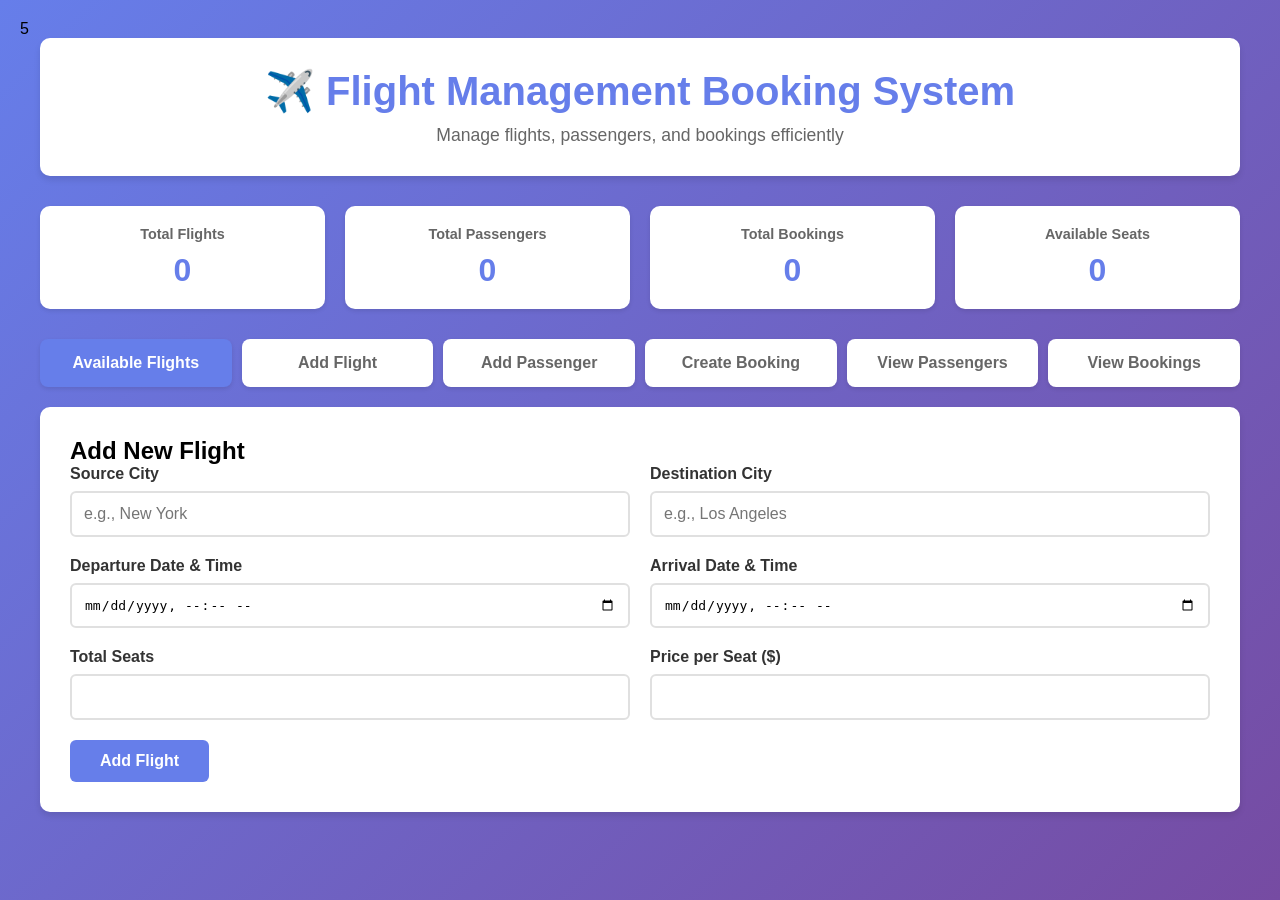
<file: FlightBookingSystem.html>
5<!DOCTYPE html>
<html lang="en">
<head>
    <meta charset="UTF-8">
    <meta name="viewport" content="width=device-width, initial-scale=1.0">
    <title>Flight Management Booking System</title>
    <style>
        * {
            margin: 0;
            padding: 0;
            box-sizing: border-box;
        }

        body {
            font-family: 'Segoe UI', Tahoma, Geneva, Verdana, sans-serif;
            background: linear-gradient(135deg, #667eea 0%, #764ba2 100%);
            min-height: 100vh;
            padding: 20px;
        }

        .container {
            max-width: 1200px;
            margin: 0 auto;
        }

        header {
            background: white;
            padding: 30px;
            border-radius: 10px;
            box-shadow: 0 4px 6px rgba(0,0,0,0.1);
            margin-bottom: 30px;
            text-align: center;
        }

        header h1 {
            color: #667eea;
            font-size: 2.5em;
            margin-bottom: 10px;
        }

        header p {
            color: #666;
            font-size: 1.1em;
        }

        .tabs {
            display: flex;
            gap: 10px;
            margin-bottom: 20px;
            flex-wrap: wrap;
        }

        .tab-btn {
            flex: 1;
            padding: 15px 20px;
            background: white;
            border: none;
            border-radius: 8px;
            cursor: pointer;
            font-size: 1em;
            font-weight: 600;
            color: #666;
            transition: all 0.3s;
            box-shadow: 0 2px 4px rgba(0,0,0,0.1);
        }

        .tab-btn:hover {
            background: #667eea;
            color: white;
            transform: translateY(-2px);
        }

        .tab-btn.active {
            background: #667eea;
            color: white;
        }

        .tab-content {
            display: none;
            background: white;
            padding: 30px;
            border-radius: 10px;
            box-shadow: 0 4px 6px rgba(0,0,0,0.1);
        }

        .tab-content.active {
            display: block;
        }

        .form-group {
            margin-bottom: 20px;
        }

        label {
            display: block;
            margin-bottom: 8px;
            color: #333;
            font-weight: 600;
        }

        input, select {
            width: 100%;
            padding: 12px;
            border: 2px solid #e0e0e0;
            border-radius: 6px;
            font-size: 1em;
            transition: border-color 0.3s;
        }

        input:focus, select:focus {
            outline: none;
            border-color: #667eea;
        }

        .btn {
            padding: 12px 30px;
            background: #667eea;
            color: white;
            border: none;
            border-radius: 6px;
            font-size: 1em;
            font-weight: 600;
            cursor: pointer;
            transition: all 0.3s;
        }

        .btn:hover {
            background: #5568d3;
            transform: translateY(-2px);
            box-shadow: 0 4px 8px rgba(0,0,0,0.2);
        }

        .btn-danger {
            background: #e74c3c;
        }

        .btn-danger:hover {
            background: #c0392b;
        }

        table {
            width: 100%;
            border-collapse: collapse;
            margin-top: 20px;
        }

        th, td {
            padding: 12px;
            text-align: left;
            border-bottom: 1px solid #e0e0e0;
        }

        th {
            background: #667eea;
            color: white;
            font-weight: 600;
        }

        tr:hover {
            background: #f5f5f5;
        }

        .message {
            padding: 15px;
            border-radius: 6px;
            margin-top: 15px;
            display: none;
        }

        .message.success {
            background: #d4edda;
            color: #155724;
            border: 1px solid #c3e6cb;
            display: block;
        }

        .message.error {
            background: #f8d7da;
            color: #721c24;
            border: 1px solid #f5c6cb;
            display: block;
        }

        .stats {
            display: grid;
            grid-template-columns: repeat(auto-fit, minmax(200px, 1fr));
            gap: 20px;
            margin-bottom: 30px;
        }

        .stat-card {
            background: white;
            padding: 20px;
            border-radius: 10px;
            text-align: center;
            box-shadow: 0 2px 4px rgba(0,0,0,0.1);
        }

        .stat-card h3 {
            color: #666;
            font-size: 0.9em;
            margin-bottom: 10px;
        }

        .stat-card .value {
            color: #667eea;
            font-size: 2em;
            font-weight: bold;
        }

        .two-columns {
            display: grid;
            grid-template-columns: 1fr 1fr;
            gap: 20px;
        }

        @media (max-width: 768px) {
            .two-columns {
                grid-template-columns: 1fr;
            }
            
            header h1 {
                font-size: 1.8em;
            }
        }
    </style>
</head>
<body>
    <div class="container">
        <header>
            <h1>✈️ Flight Management Booking System</h1>
            <p>Manage flights, passengers, and bookings efficiently</p>
        </header>

        <div class="stats">
            <div class="stat-card">
                <h3>Total Flights</h3>
                <div class="value" id="totalFlights">0</div>
            </div>
            <div class="stat-card">
                <h3>Total Passengers</h3>
                <div class="value" id="totalPassengers">0</div>
            </div>
            <div class="stat-card">
                <h3>Total Bookings</h3>
                <div class="value" id="totalBookings">0</div>
            </div>
            <div class="stat-card">
                <h3>Available Seats</h3>
                <div class="value" id="totalSeats">0</div>
            </div>
        </div>

        <div class="tabs">
            <button class="tab-btn active" onclick="showTab('availableFlights')">Available Flights</button>
            <button class="tab-btn" onclick="showTab('addFlight')">Add Flight</button>
            <button class="tab-btn" onclick="showTab('addPassenger')">Add Passenger</button>
            <button class="tab-btn" onclick="showTab('createBooking')">Create Booking</button>
            <button class="tab-btn" onclick="showTab('viewPassengers')">View Passengers</button>
            <button class="tab-btn" onclick="showTab('viewBookings')">View Bookings</button>
        </div>

        <!-- Add Flight Tab -->
        <div id="addFlight" class="tab-content active">
            <h2>Add New Flight</h2>
            <form id="flightForm">
                <div class="two-columns">
                    <div class="form-group">
                        <label>Source City</label>
                        <input type="text" id="flightSource" placeholder="e.g., New York" required>
                    </div>
                    <div class="form-group">
                        <label>Destination City</label>
                        <input type="text" id="flightDestination" placeholder="e.g., Los Angeles" required>
                    </div>
                </div>
                <div class="two-columns">
                    <div class="form-group">
                        <label>Departure Date & Time</label>
                        <input type="datetime-local" id="flightDeparture" required>
                    </div>
                    <div class="form-group">
                        <label>Arrival Date & Time</label>
                        <input type="datetime-local" id="flightArrival" required>
                    </div>
                </div>
                <div class="two-columns">
                    <div class="form-group">
                        <label>Total Seats</label>
                        <input type="number" id="flightSeats" min="1" required>
                    </div>
                    <div class="form-group">
                        <label>Price per Seat ($)</label>
                        <input type="number" id="flightPrice" step="0.01" min="0" required>
                    </div>
                </div>
                <button type="submit" class="btn">Add Flight</button>
                <div id="flightMessage" class="message"></div>
            </form>
        </div>

        <!-- Add Passenger Tab -->
        <div id="addPassenger" class="tab-content">
            <h2>Add New Passenger</h2>
            <form id="passengerForm">
                <div class="form-group">
                    <label>Full Name</label>
                    <input type="text" id="passengerName" placeholder="e.g., John Doe" required>
                </div>
                <div class="form-group">
                    <label>Email</label>
                    <input type="email" id="passengerEmail" placeholder="e.g., john@email.com" required>
                </div>
                <div class="form-group">
                    <label>Phone</label>
                    <input type="tel" id="passengerPhone" placeholder="e.g., 1234567890" required>
                </div>
                <button type="submit" class="btn">Add Passenger</button>
                <div id="passengerMessage" class="message"></div>
            </form>
        </div>

        <!-- Create Booking Tab -->
        <div id="createBooking" class="tab-content">
            <h2>Create New Booking</h2>
            <form id="bookingForm">
                <div class="form-group">
                    <label>Select Flight</label>
                    <select id="bookingFlightSelect" required>
                        <option value="">-- Choose a Flight --</option>
                    </select>
                </div>
                <div id="selectedFlightInfo" style="background: #f0f0f0; padding: 15px; border-radius: 6px; margin-bottom: 15px; display: none;">
                    <h4 style="color: #667eea; margin-bottom: 10px;">Flight Details:</h4>
                    <p id="flightDetailsText"></p>
                </div>
                <div class="form-group">
                    <label>Select Passenger</label>
                    <select id="bookingPassengerSelect" required>
                        <option value="">-- Choose a Passenger --</option>
                    </select>
                </div>
                <div id="selectedPassengerInfo" style="background: #f0f0f0; padding: 15px; border-radius: 6px; margin-bottom: 15px; display: none;">
                    <h4 style="color: #667eea; margin-bottom: 10px;">Passenger Details:</h4>
                    <p id="passengerDetailsText"></p>
                </div>
                <div class="form-group">
                    <label>Number of Seats <span id="availableSeatsHint"></span></label>
                    <input type="number" id="bookingSeats" min="1" required>
                </div>
                <div id="priceEstimate" style="background: #d4edda; padding: 15px; border-radius: 6px; margin-bottom: 15px; display: none;">
                    <h4 style="color: #155724; margin-bottom: 5px;">Estimated Total:</h4>
                    <p id="priceEstimateText" style="font-size: 1.5em; font-weight: bold; color: #155724;"></p>
                </div>
                <button type="submit" class="btn">Create Booking</button>
                <div id="bookingMessage" class="message"></div>
            </form>
        </div>

        <!-- Available Flights Tab -->
        <div id="availableFlights" class="tab-content">
            <h2>Available Flights</h2>
            <div style="margin-bottom: 15px;">
                <button class="btn" onclick="loadAvailableFlights()">Refresh</button>
                <button class="btn" style="background: #28a745; margin-left: 10px;" onclick="showTab('createBooking'); populateBookingDropdowns();">Book a Flight</button>
            </div>
            <div id="availableFlightsList"></div>
        </div>

        <!-- View Passengers Tab -->
        <div id="viewPassengers" class="tab-content">
            <h2>All Passengers</h2>
            <button class="btn" onclick="loadPassengers()">Refresh</button>
            <table id="passengersTable">
                <thead>
                    <tr>
                        <th>ID</th>
                        <th>Name</th>
                        <th>Email</th>
                        <th>Phone</th>
                    </tr>
                </thead>
                <tbody id="passengersBody"></tbody>
            </table>
        </div>

        <!-- View Bookings Tab -->
        <div id="viewBookings" class="tab-content">
            <h2>All Bookings</h2>
            <button class="btn" onclick="loadBookings()">Refresh</button>
            <table id="bookingsTable">
                <thead>
                    <tr>
                        <th>ID</th>
                        <th>Flight ID</th>
                        <th>Passenger ID</th>
                        <th>Seats</th>
                        <th>Total Amount</th>
                        <th>Date/Time</th>
                        <th>Status</th>
                        <th>Action</th>
                    </tr>
                </thead>
                <tbody id="bookingsBody"></tbody>
            </table>
        </div>
    </div>

    <script>
        // In-memory storage (simulating Java backend)
        let flights = [];
        let passengers = [];
        let bookings = [];
        let flightIdCounter = 0;
        let passengerIdCounter = 0;
        let bookingIdCounter = 0;

        function showTab(tabId) {
            document.querySelectorAll('.tab-content').forEach(tab => tab.classList.remove('active'));
            document.querySelectorAll('.tab-btn').forEach(btn => btn.classList.remove('active'));
            
            document.getElementById(tabId).classList.add('active');
            event.target.classList.add('active');

            if (tabId === 'availableFlights') loadAvailableFlights();
            if (tabId === 'viewPassengers') loadPassengers();
            if (tabId === 'viewBookings') loadBookings();
            if (tabId === 'createBooking') populateBookingDropdowns();
        }

        function showMessage(elementId, message, type) {
            const msgElement = document.getElementById(elementId);
            msgElement.textContent = message;
            msgElement.className = 'message ' + type;
            setTimeout(() => msgElement.className = 'message', 3000);
        }

        function updateStats() {
            document.getElementById('totalFlights').textContent = flights.length;
            document.getElementById('totalPassengers').textContent = passengers.length;
            document.getElementById('totalBookings').textContent = bookings.length;
            const availableSeats = flights.reduce((sum, f) => sum + f.availableSeats, 0);
            document.getElementById('totalSeats').textContent = availableSeats;
        }

        // Flight Form
        document.getElementById('flightForm').addEventListener('submit', function(e) {
            e.preventDefault();
            
            const flight = {
                id: 'F-' + flightIdCounter++,
                source: document.getElementById('flightSource').value.toUpperCase(),
                destination: document.getElementById('flightDestination').value.toUpperCase(),
                departureTime: document.getElementById('flightDeparture').value,
                arrivalTime: document.getElementById('flightArrival').value,
                totalSeats: parseInt(document.getElementById('flightSeats').value),
                availableSeats: parseInt(document.getElementById('flightSeats').value),
                price: parseFloat(document.getElementById('flightPrice').value)
            };

            flights.push(flight);
            showMessage('flightMessage', 'Flight added successfully! ID: ' + flight.id, 'success');
            updateStats();
            this.reset();
        });

        // Passenger Form
        document.getElementById('passengerForm').addEventListener('submit', function(e) {
            e.preventDefault();
            
            const passenger = {
                id: 'P-' + passengerIdCounter++,
                name: document.getElementById('passengerName').value,
                email: document.getElementById('passengerEmail').value,
                phone: document.getElementById('passengerPhone').value
            };

            passengers.push(passenger);
            showMessage('passengerMessage', 'Passenger added successfully! ID: ' + passenger.id, 'success');
            updateStats();
            this.reset();
        });

        // Booking Form
        document.getElementById('bookingForm').addEventListener('submit', function(e) {
            e.preventDefault();
            
            const flightId = document.getElementById('bookingFlightSelect').value;
            const passengerId = document.getElementById('bookingPassengerSelect').value;
            const seats = parseInt(document.getElementById('bookingSeats').value);

            const flight = flights.find(f => f.id === flightId);
            const passenger = passengers.find(p => p.id === passengerId);

            if (!flight || !passenger) {
                showMessage('bookingMessage', 'Invalid Flight or Passenger selection!', 'error');
                return;
            }

            if (flight.availableSeats < seats) {
                showMessage('bookingMessage', 'Not enough available seats!', 'error');
                return;
            }

            flight.availableSeats -= seats;
            const totalAmount = seats * flight.price;

            const booking = {
                id: 'B-' + bookingIdCounter++,
                flightId: flightId,
                passengerId: passengerId,
                seatsBooked: seats,
                amount: totalAmount,
                dateTime: new Date().toISOString(),
                status: 'CONFIRMED'
            };

            bookings.push(booking);
            showMessage('bookingMessage', 'Booking created successfully! ID: ' + booking.id, 'success');
            updateStats();
            this.reset();
            document.getElementById('selectedFlightInfo').style.display = 'none';
            document.getElementById('selectedPassengerInfo').style.display = 'none';
            document.getElementById('priceEstimate').style.display = 'none';
        });

        // Flight selection handler
        document.getElementById('bookingFlightSelect').addEventListener('change', function() {
            const flightId = this.value;
            const flight = flights.find(f => f.id === flightId);
            const flightInfoDiv = document.getElementById('selectedFlightInfo');
            const flightDetailsText = document.getElementById('flightDetailsText');
            
            if (flight) {
                flightDetailsText.innerHTML = `
                    <strong>Flight:</strong> ${flight.id}<br>
                    <strong>Route:</strong> ${flight.source} → ${flight.destination}<br>
                    <strong>Departure:</strong> ${new Date(flight.departureTime).toLocaleString()}<br>
                    <strong>Arrival:</strong> ${new Date(flight.arrivalTime).toLocaleString()}<br>
                    <strong>Available Seats:</strong> ${flight.availableSeats}<br>
                    <strong>Price per Seat:</strong> $${flight.price.toFixed(2)}
                `;
                flightInfoDiv.style.display = 'block';
                updatePriceEstimate();
            } else {
                flightInfoDiv.style.display = 'none';
            }
        });

        // Passenger selection handler
        document.getElementById('bookingPassengerSelect').addEventListener('change', function() {
            const passengerId = this.value;
            const passenger = passengers.find(p => p.id === passengerId);
            const passengerInfoDiv = document.getElementById('selectedPassengerInfo');
            const passengerDetailsText = document.getElementById('passengerDetailsText');
            
            if (passenger) {
                passengerDetailsText.innerHTML = `
                    <strong>ID:</strong> ${passenger.id}<br>
                    <strong>Name:</strong> ${passenger.name}<br>
                    <strong>Email:</strong> ${passenger.email}<br>
                    <strong>Phone:</strong> ${passenger.phone}
                `;
                passengerInfoDiv.style.display = 'block';
            } else {
                passengerInfoDiv.style.display = 'none';
            }
        });

        // Seats change handler
        document.getElementById('bookingSeats').addEventListener('input', updatePriceEstimate);

        function updatePriceEstimate() {
            const flightId = document.getElementById('bookingFlightSelect').value;
            const seats = parseInt(document.getElementById('bookingSeats').value);
            const flight = flights.find(f => f.id === flightId);
            const priceEstimateDiv = document.getElementById('priceEstimate');
            const priceEstimateText = document.getElementById('priceEstimateText');
            const availableSeatsHint = document.getElementById('availableSeatsHint');
            
            if (flight && seats > 0) {
                const total = seats * flight.price;
                priceEstimateText.textContent = '$' + total.toFixed(2);
                priceEstimateDiv.style.display = 'block';
                availableSeatsHint.textContent = `(Max: ${flight.availableSeats} seats available)`;
                
                if (seats > flight.availableSeats) {
                    priceEstimateDiv.style.background = '#f8d7da';
                    priceEstimateText.style.color = '#721c24';
                    priceEstimateText.textContent = 'Not enough seats available!';
                } else {
                    priceEstimateDiv.style.background = '#d4edda';
                    priceEstimateText.style.color = '#155724';
                }
            } else {
                priceEstimateDiv.style.display = 'none';
            }
        }

        function populateBookingDropdowns() {
            const flightSelect = document.getElementById('bookingFlightSelect');
            const passengerSelect = document.getElementById('bookingPassengerSelect');
            
            // Clear existing options
            flightSelect.innerHTML = '<option value="">-- Choose a Flight --</option>';
            passengerSelect.innerHTML = '<option value="">-- Choose a Passenger --</option>';
            
            // Populate flights with available seats
            const availableFlights = flights.filter(f => f.availableSeats > 0);
            availableFlights.forEach(f => {
                const option = document.createElement('option');
                option.value = f.id;
                option.textContent = `${f.id}: ${f.source} → ${f.destination} (${f.availableSeats} seats, $${f.price})`;
                flightSelect.appendChild(option);
            });
            
            // Populate passengers
            passengers.forEach(p => {
                const option = document.createElement('option');
                option.value = p.id;
                option.textContent = `${p.id}: ${p.name} (${p.email})`;
                passengerSelect.appendChild(option);
            });
            
            // Reset display
            document.getElementById('selectedFlightInfo').style.display = 'none';
            document.getElementById('selectedPassengerInfo').style.display = 'none';
            document.getElementById('priceEstimate').style.display = 'none';
        }

        function loadAvailableFlights() {
            const container = document.getElementById('availableFlightsList');
            
            if (flights.length === 0) {
                container.innerHTML = '<p style="text-align: center; color: #666; padding: 40px;">No flights available. Add a flight to get started!</p>';
                return;
            }
            
            const availableFlights = flights.filter(f => f.availableSeats > 0);
            
            if (availableFlights.length === 0) {
                container.innerHTML = '<p style="text-align: center; color: #e74c3c; padding: 40px;">All flights are fully booked!</p>';
                return;
            }
            
            let html = '<div style="display: grid; gap: 20px;">';
            
            availableFlights.forEach(f => {
                const departureDate = new Date(f.departureTime);
                const arrivalDate = new Date(f.arrivalTime);
                const duration = Math.round((arrivalDate - departureDate) / (1000 * 60 * 60));
                
                html += `
                    <div style="border: 2px solid #e0e0e0; border-radius: 10px; padding: 20px; transition: all 0.3s;" onmouseover="this.style.borderColor='#667eea'; this.style.boxShadow='0 4px 8px rgba(0,0,0,0.1)'" onmouseout="this.style.borderColor='#e0e0e0'; this.style.boxShadow='none'">
                        <div style="display: flex; justify-content: space-between; align-items: center; margin-bottom: 15px;">
                            <h3 style="color: #667eea; margin: 0;">Flight ${f.id}</h3>
                            <span style="background: #28a745; color: white; padding: 5px 15px; border-radius: 20px; font-size: 0.9em;">${f.availableSeats} seats available</span>
                        </div>
                        <div style="display: grid; grid-template-columns: 1fr auto 1fr; gap: 20px; align-items: center; margin-bottom: 15px;">
                            <div>
                                <h2 style="color: #333; margin-bottom: 5px;">${f.source}</h2>
                                <p style="color: #666; margin: 0;">${departureDate.toLocaleString()}</p>
                            </div>
                            <div style="text-align: center;">
                                <p style="color: #999; margin: 0;">${duration}h flight</p>
                                <p style="color: #667eea; font-size: 1.5em; margin: 0;">✈️</p>
                            </div>
                            <div style="text-align: right;">
                                <h2 style="color: #333; margin-bottom: 5px;">${f.destination}</h2>
                                <p style="color: #666; margin: 0;">${arrivalDate.toLocaleString()}</p>
                            </div>
                        </div>
                        <div style="display: flex; justify-content: space-between; align-items: center; border-top: 1px solid #e0e0e0; padding-top: 15px;">
                            <div>
                                <p style="color: #666; margin: 0;">Price per seat</p>
                                <h3 style="color: #28a745; margin: 5px 0 0 0;">$${f.price.toFixed(2)}</h3>
                            </div>
                            <button class="btn" onclick="showTab('createBooking'); populateBookingDropdowns(); document.getElementById('bookingFlightSelect').value='${f.id}'; document.getElementById('bookingFlightSelect').dispatchEvent(new Event('change'));">Book Now</button>
                        </div>
                    </div>
                `;
            });
            
            html += '</div>';
            container.innerHTML = html;
        }

        function loadPassengers() {
            const tbody = document.getElementById('passengersBody');
            tbody.innerHTML = '';
            
            passengers.forEach(p => {
                const row = tbody.insertRow();
                row.innerHTML = `
                    <td>${p.id}</td>
                    <td>${p.name}</td>
                    <td>${p.email}</td>
                    <td>${p.phone}</td>
                `;
            });
        }

        function loadBookings() {
            const tbody = document.getElementById('bookingsBody');
            tbody.innerHTML = '';
            
            bookings.forEach(b => {
                const row = tbody.insertRow();
                row.innerHTML = `
                    <td>${b.id}</td>
                    <td>${b.flightId}</td>
                    <td>${b.passengerId}</td>
                    <td>${b.seatsBooked}</td>
                    <td>$${b.amount.toFixed(2)}</td>
                    <td>${new Date(b.dateTime).toLocaleString()}</td>
                    <td><strong>${b.status}</strong></td>
                    <td>
                        ${b.status === 'CONFIRMED' ? 
                            `<button class="btn btn-danger" onclick="cancelBooking('${b.id}')">Cancel</button>` : 
                            'Cancelled'}
                    </td>
                `;
            });
        }

        function cancelBooking(bookingId) {
            const booking = bookings.find(b => b.id === bookingId);
            if (booking && booking.status === 'CONFIRMED') {
                booking.status = 'CANCELLED';
                const flight = flights.find(f => f.id === booking.flightId);
                if (flight) {
                    flight.availableSeats += booking.seatsBooked;
                }
                loadBookings();
                updateStats();
            }
        }

        // Initialize
        updateStats();
    </script>
</body>
</html>
</file>
